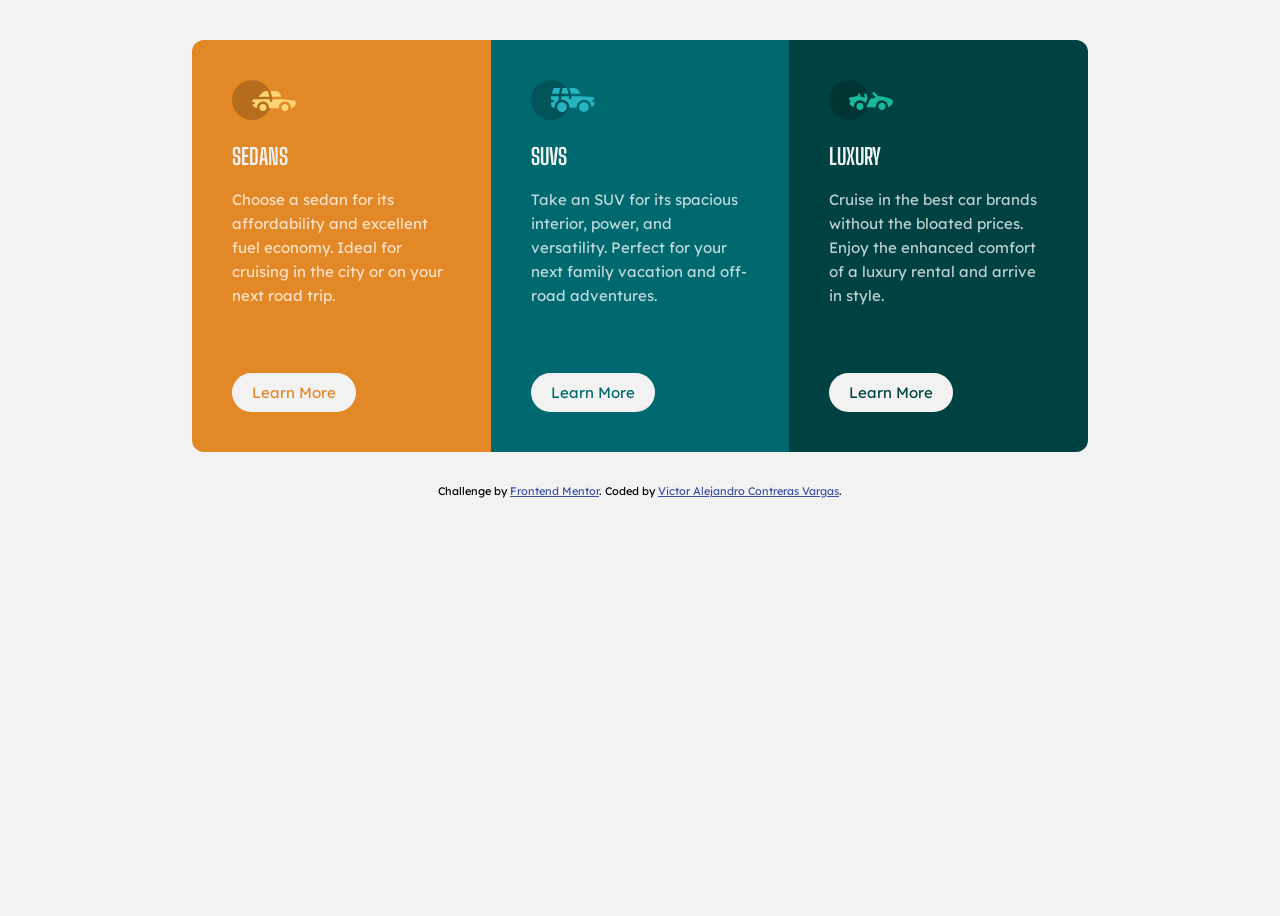
<file: 3-column-preview-card-component-main/index.html>
<!DOCTYPE html>
<html lang="en">
<head>
  <meta charset="UTF-8">
  <meta name="viewport" content="width=device-width, initial-scale=1.0"> <!-- displays site properly based on user's device -->

  <link rel="icon" type="image/png" sizes="32x32" href="./images/favicon-32x32.png">
  <link rel="stylesheet" href="style.css">

  <title>Frontend Mentor | 3-column preview card component</title>
  <style>
    .attribution { font-size: 11px; text-align: center; }
    .attribution a { color: hsl(228, 45%, 44%); }
  </style>
</head>
<body>
  <div class="container">
    <div class="grid-container">
      <div class="box box1">
        <img src="images/icon-sedans.svg" alt="icon1">
        <h2>Sedans</h2>
        <p>
        Choose a sedan for its affordability and excellent fuel economy. Ideal for cruising in the city
        or on your next road trip.
        </p>
        <a href="#">Learn More</a>
      </div>
      <div class="box box2">
        <img src="images/icon-suvs.svg" alt="icon2">
        <h2>Suvs</h2>
        <p>
        Take an SUV for its spacious interior, power, and versatility. Perfect for your next family vacation
        and off-road adventures.
        </p>
        <a href="#">Learn More</a>
      </div>
        <div class="box box3">
        <img src="images/icon-luxury.svg" alt="icon3">
        <h2>Luxury</h2>
        <p>
        Cruise in the best car brands without the bloated prices. Enjoy the enhanced comfort of a luxury
        rental and arrive in style.
        </p>
        <a href="#">Learn More</a>
      </div>
    </div>
  </div>

  <div class="attribution">
    Challenge by <a href="https://www.frontendmentor.io?ref=challenge" target="_blank">Frontend Mentor</a>.
    Coded by <a href="https://github.com/vc743">Victor Alejandro Contreras Vargas</a>.
  </div>
</body>
</html>
</file>
<file: 3-column-preview-card-component-main/style.css>
@import url('https://fonts.googleapis.com/css2?family=Big+Shoulders+Display:wght@700&family=Lexend+Deca&display=swap');

body{
    background-color:  hsl(0, 0%, 95%);
    min-height: 100vh;
    display: flex;
    flex-direction: column;
    align-items: center;
    font-size: 15px;
    font-family: 'Lexend Deca', sans-serif;
    font-weight: 400;
}

.container{
    max-width: 960px;
    margin: 0 auto;
}

.grid-container{
    display: grid;
    grid-template-columns: 1fr 1fr 1fr;
    overflow: hidden;
    margin: 2rem;
    border-radius: 12px;
}

/*------Main Box Styles------*/
.box{
    padding: 40px;
}

.box h2{
    font-family: 'Big Shoulders Display', cursive;
    text-transform: uppercase;
    color: hsl(0, 0%, 95%);
}

.box p{
    color: hsl(0, 0%, 100%, 0.75);
    line-height: 1.6;
}

.box a{
    background-color: hsl(0, 0%, 95%);
    padding: 10px 20px;
    text-decoration: none;
    border-radius: 20px;
    display: inline-block;
    margin-top: 50px;
}
.box a:hover{
    border: 1px solid hsl(0, 0%, 95%);
    color: hsl(0, 0%, 95%);
    background-color: transparent;
    transition: all 400ms ease;
}


/*------BOX1 styles------*/
.box1{
    background-color: hsl(31, 77%, 52%);
}
.box1 a{
    color: hsl(31, 77%, 52%);
}


/*------BOX2 styles------*/
.box2{
    background-color: hsl(184, 100%, 22%);
}
.box2 a{
    color: hsl(184, 100%, 22%);
}


/*------BOX3 styles------*/
.box3{
    background-color: hsl(179, 100%, 13%);
}
.box3 a{
    color: hsl(179, 100%, 13%);
}


/*------Media Query------*/
@media only screen and (max-width: 768px){
    .grid-container{
        grid-template-columns: 1fr;
    }
}
</file>
